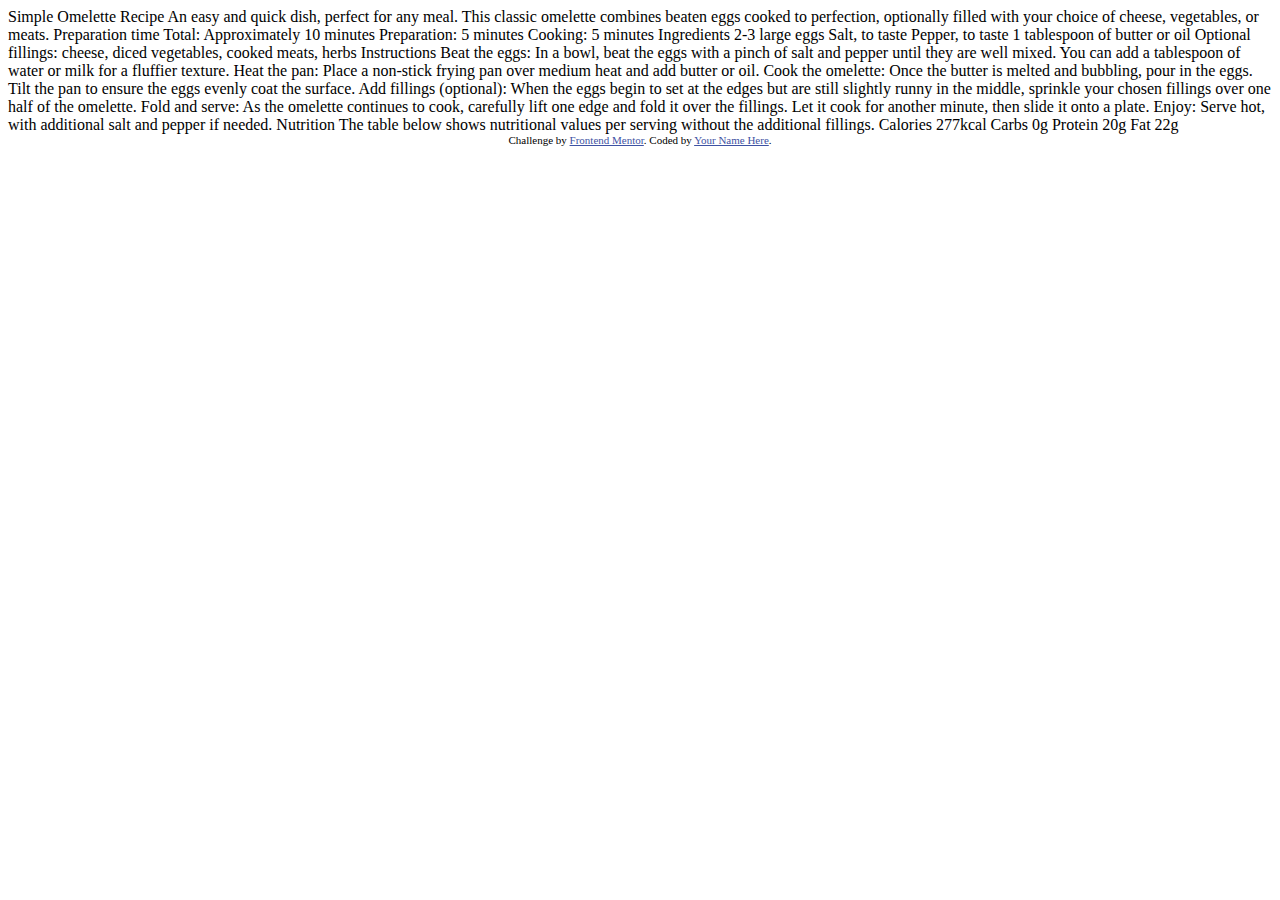
<file: recipe-page-main/index.html>
<!DOCTYPE html>
<html lang="en">
<head>
  <meta charset="UTF-8">
  <meta name="viewport" content="width=device-width, initial-scale=1.0"> <!-- displays site properly based on user's device -->

  <link rel="icon" type="image/png" sizes="32x32" href="./assets/images/favicon-32x32.png">
  
  <title>Frontend Mentor | Recipe page</title>

  <!-- Feel free to remove these styles or customise in your own stylesheet 👍 -->
  <style>
    .attribution { font-size: 11px; text-align: center; }
    .attribution a { color: hsl(228, 45%, 44%); }
  </style>
</head>
<body>

  Simple Omelette Recipe

  An easy and quick dish, perfect for any meal. This classic omelette combines beaten eggs cooked 
  to perfection, optionally filled with your choice of cheese, vegetables, or meats.

  Preparation time

  Total: Approximately 10 minutes
  Preparation: 5 minutes
  Cooking: 5 minutes

  Ingredients

  2-3 large eggs
  Salt, to taste
  Pepper, to taste
  1 tablespoon of butter or oil
  Optional fillings: cheese, diced vegetables, cooked meats, herbs

  Instructions

  Beat the eggs: In a bowl, beat the eggs with a pinch of salt and pepper until they are well mixed. 
  You can add a tablespoon of water or milk for a fluffier texture.

  Heat the pan: Place a non-stick frying pan over medium heat and add butter or oil.

  Cook the omelette: Once the butter is melted and bubbling, pour in the eggs. Tilt the pan to ensure 
  the eggs evenly coat the surface.

  Add fillings (optional): When the eggs begin to set at the edges but are still slightly runny in the 
  middle, sprinkle your chosen fillings over one half of the omelette.

  Fold and serve: As the omelette continues to cook, carefully lift one edge and fold it over the 
  fillings. Let it cook for another minute, then slide it onto a plate.

  Enjoy: Serve hot, with additional salt and pepper if needed.

  Nutrition

  The table below shows nutritional values per serving without the additional fillings.

  Calories
  277kcal

  Carbs
  0g

  Protein
  20g

  Fat
  22g
  
  <div class="attribution">
    Challenge by <a href="https://www.frontendmentor.io?ref=challenge" target="_blank">Frontend Mentor</a>. 
    Coded by <a href="#">Your Name Here</a>.
  </div>
</body>
</html>
</file>
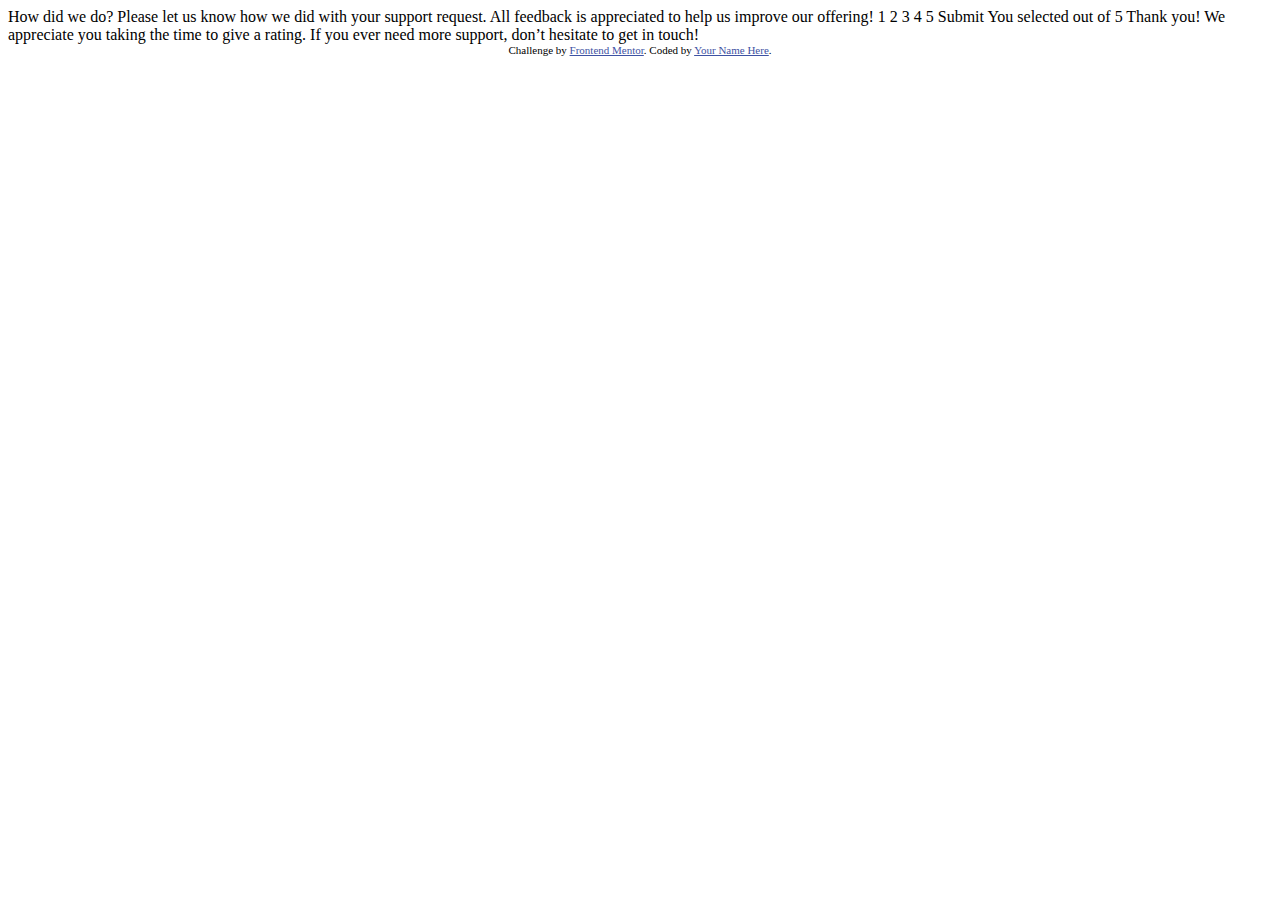
<file: desafio010/interactive-rating-component-main/index.html>
<!DOCTYPE html>
<html lang="en">
<head>
  <meta charset="UTF-8">
  <meta name="viewport" content="width=device-width, initial-scale=1.0"> <!-- displays site properly based on user's device -->

  <link rel="icon" type="image/png" sizes="32x32" href="./images/favicon-32x32.png">
  
  <title>Frontend Mentor | Interactive rating component</title>

  <!-- Feel free to remove these styles or customise in your own stylesheet 👍 -->
  <style>
    .attribution { font-size: 11px; text-align: center; }
    .attribution a { color: hsl(228, 45%, 44%); }
  </style>
</head>
<body>

  <!-- Rating state start -->

  How did we do?

  Please let us know how we did with your support request. All feedback is appreciated 
  to help us improve our offering!

  1 2 3 4 5

  Submit

  <!-- Rating state end -->

  <!-- Thank you state start -->

  You selected <!-- Add rating here --> out of 5

  Thank you!

  We appreciate you taking the time to give a rating. If you ever need more support, 
  don’t hesitate to get in touch!

  <!-- Thank you state end -->

  
  <div class="attribution">
    Challenge by <a href="https://www.frontendmentor.io?ref=challenge" target="_blank">Frontend Mentor</a>. 
    Coded by <a href="#">Your Name Here</a>.
  </div>
</body>
</html>
</file>
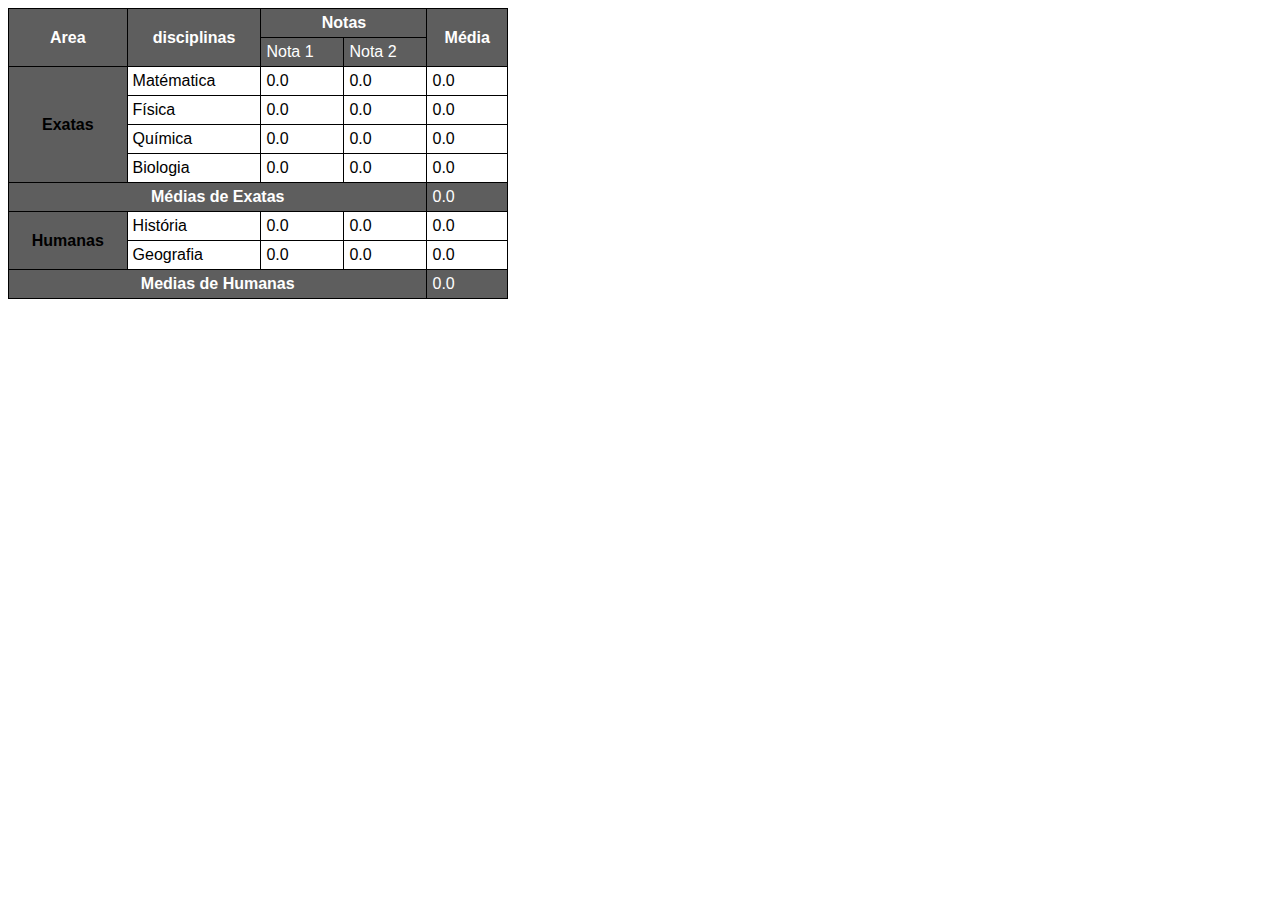
<file: test.html>
<!DOCTYPE html>
<html lang="en">
<head>
    <meta charset="UTF-8">
    <meta name="viewport" content="width=device-width, initial-scale=1.0">
    <title>Document</title>
    <style>
        table {
            width: 400px;
            border-collapse: collapse;
            font-family: Arial, Helvetica, sans-serif;
            width: 500px;
        }
        td{
            border: 1px solid black;
            padding: 5px;
        }
        th{
            border: 1px solid black;
            padding: 5px;
            font-weight: bolder;

        }
        .cabe{
            background-color: rgb(94, 94, 94);
            color: white;
        }
        
    
    </style>
</head>
<body>
    <table>
        <colgroup>
        <col class="cabe">
        </colgroup>
        <thead>
            <tr class="cabe">
                <th rowspan="2" scope="col">Area</th>
                <th rowspan="2" scope="col">disciplinas</th>
                <th colspan="2" scope="colgroup">Notas</th>
                <th rowspan="2" scope="col">Média</th>
            </tr>
            <tr class="cabe">
                <td>Nota 1</td>
                <td>Nota 2</td>
            </tr>
        </thead>
        <tbody>
           <tr>
                <th rowspan="4" scope="rowgroup">Exatas</th>
                <td>Matématica</td>
                <td>0.0</td>
                <td>0.0</td>
                <td>0.0</td>
           </tr>
           <tr>
                <td>Física</td>
                <td>0.0</td>
                <td>0.0</td>
                <td>0.0</td>
           </tr>
           <tr>
                <td>Química</td>
                <td>0.0</td>
                <td>0.0</td>
                <td>0.0</td>
           </tr>
           <tr>
                <td>Biologia</td>
                <td>0.0</td>
                <td>0.0</td>
                <td>0.0</td>
           </tr>


           <tr class="cabe">
                <th colspan="4" scope="row">Médias de Exatas</th>
                <td>0.0</td>
           </tr>

           <tr>
                <th rowspan="2" scope="rowgroup">Humanas</th>
                <td>História</td>
                <td>0.0</td>
                <td>0.0</td>
                <td>0.0</td>
           </tr>

           <tr>
                <td>Geografia</td>
                <td>0.0</td>
                <td>0.0</td>
                <td>0.0</td>
           </tr>

           <tr class="cabe">
            <th colspan="4" scope="row">Medias de Humanas</th>
            <td>0.0</td>
           </tr>
        </tbody> 
    </table>
    
       
</body>
</html>
</file>
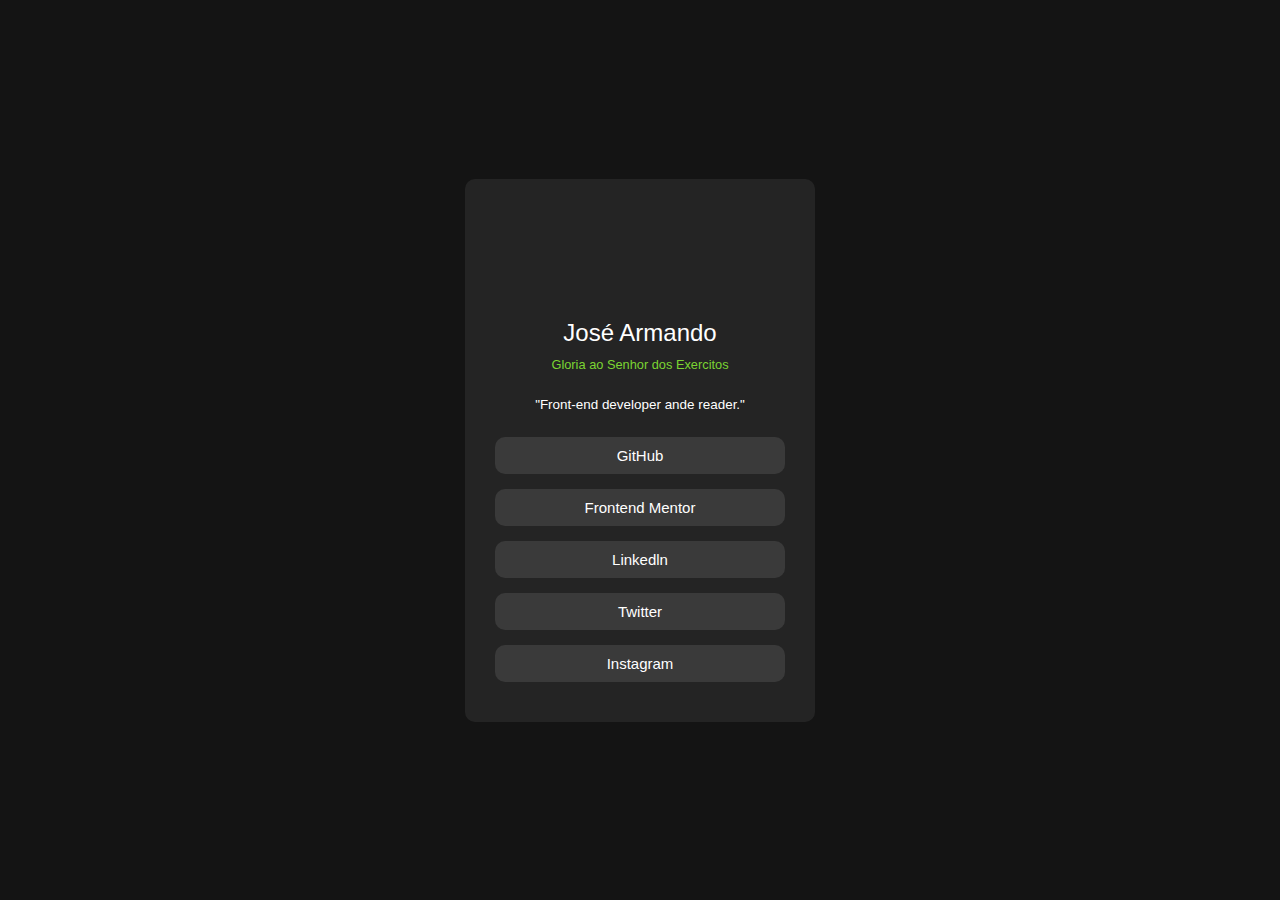
<file: desafio004/social-links-profile-main.html>
<!DOCTYPE html>
<html lang="en">
<head>
    <meta charset="UTF-8">
    <meta name="viewport" content="width=device-width, initial-scale=1.0">
    <title>Contatos</title>
    <link rel="stylesheet" href="style.css">
</head>
<body>
    <div class="container">
        <div class="card">
            <div class="image"></div>
            <h1>José Armando</h1>
            <h2>Gloria ao Senhor dos Exercitos</h2>
            <p>"Front-end developer ande reader."</p>
            <div class="link-box">
                <a class="link" href="#" target="_blank">GitHub</a>
                <a class="link" href="#" target="_blank">Frontend Mentor</a>
                <a class="link" href="#" target="_blank">Linkedln</a>
                <a class="link" href="#" target="_blank">Twitter</a>
                <a class="link" href="#" target="_blank">Instagram</a>
            </div>
        </div>
    </div>
</body>
</html>
</file>
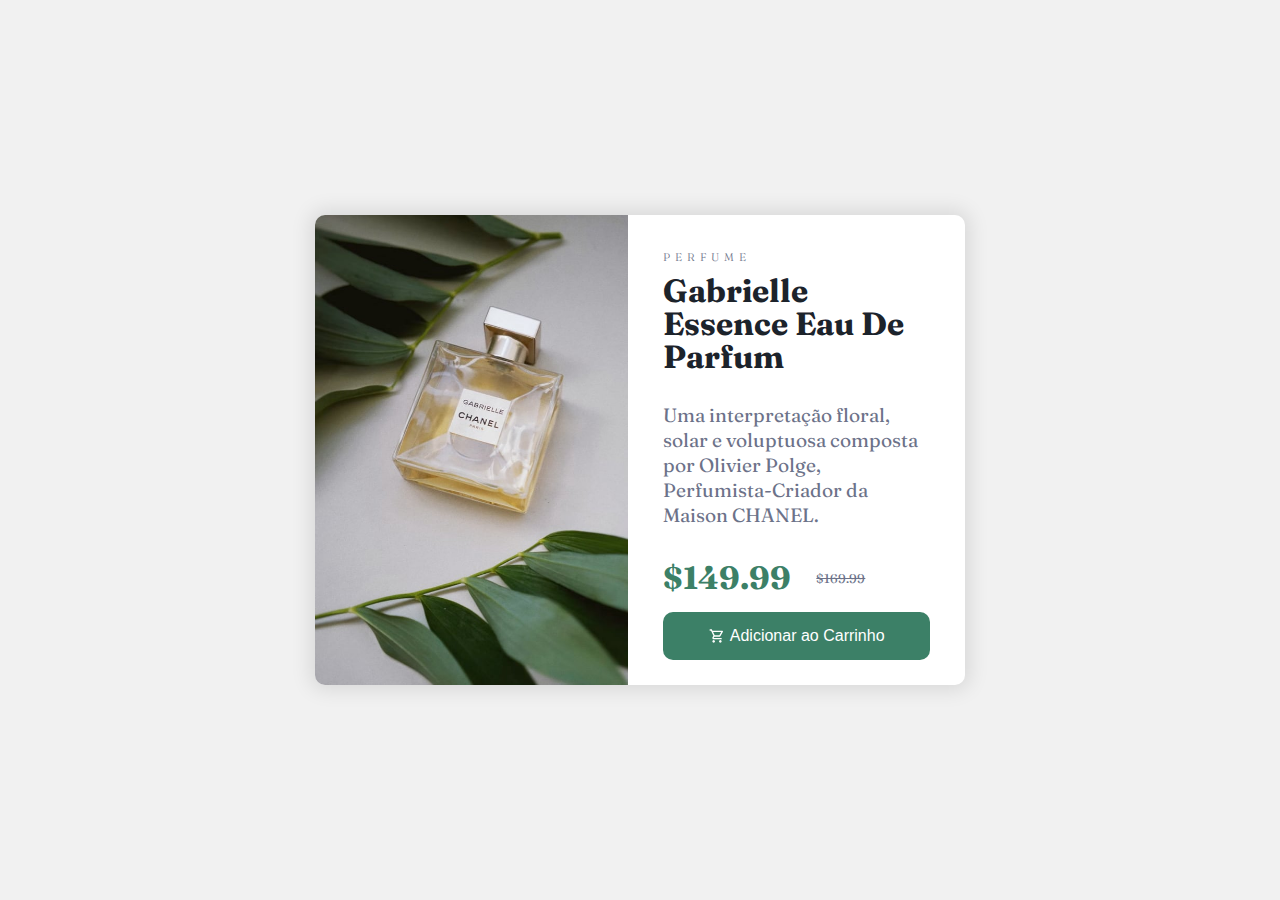
<file: desafio005/cartão-de-produto.html>
<!DOCTYPE html>
<html lang="pt-br">
<head>
    <meta charset="UTF-8">
    <meta name="viewport" content="width=device-width, initial-scale=1.0">
    <title>Cartão de Produto</title>
    <link rel="stylesheet" href="assets/css/style.css">
    <link rel="stylesheet" href="assets/css/style-mobile.css">
    <link rel="stylesheet" href="assets/css/style-desktop.css">
    
</head>
<body>
    <div class="container">
        <div class="card">
            <img class="desktop-img" src="assets/img/image-product-desktop.jpg" alt="">
            <img src="assets/img/image-product-mobile.jpg" alt="">
            <div class="texto">
                <div class="info">
                    <h2>PERFUME</h2>
                    <h1>Gabrielle Essence Eau De Parfum</h1>
                    <p>Uma interpretação floral, solar e voluptuosa composta por Olivier Polge, Perfumista-Criador da Maison CHANEL.</p>
                </div>
            
                <div class="texto-compra">
                    <div class="preço">
                        <h3>$149.99</h3>
                        <p>$169.99</p>
                    </div>
                    <div class="button">
                        <svg xmlns="http://www.w3.org/2000/svg" height="24px" viewBox="0 -960 960 960" width="24px" fill="#5f6368"><path d="M280-80q-33 0-56.5-23.5T200-160q0-33 23.5-56.5T280-240q33 0 56.5 23.5T360-160q0 33-23.5 56.5T280-80Zm400 0q-33 0-56.5-23.5T600-160q0-33 23.5-56.5T680-240q33 0 56.5 23.5T760-160q0 33-23.5 56.5T680-80ZM246-720l96 200h280l110-200H246Zm-38-80h590q23 0 35 20.5t1 41.5L692-482q-11 20-29.5 31T622-440H324l-44 80h480v80H280q-45 0-68-39.5t-2-78.5l54-98-144-304H40v-80h130l38 80Zm134 280h280-280Z"/></svg>
                        <p>Adicionar ao Carrinho</p>
                    </div>    
                </div>
            </div>
        </div>
    </div>
    
</body>
</html>
</file>
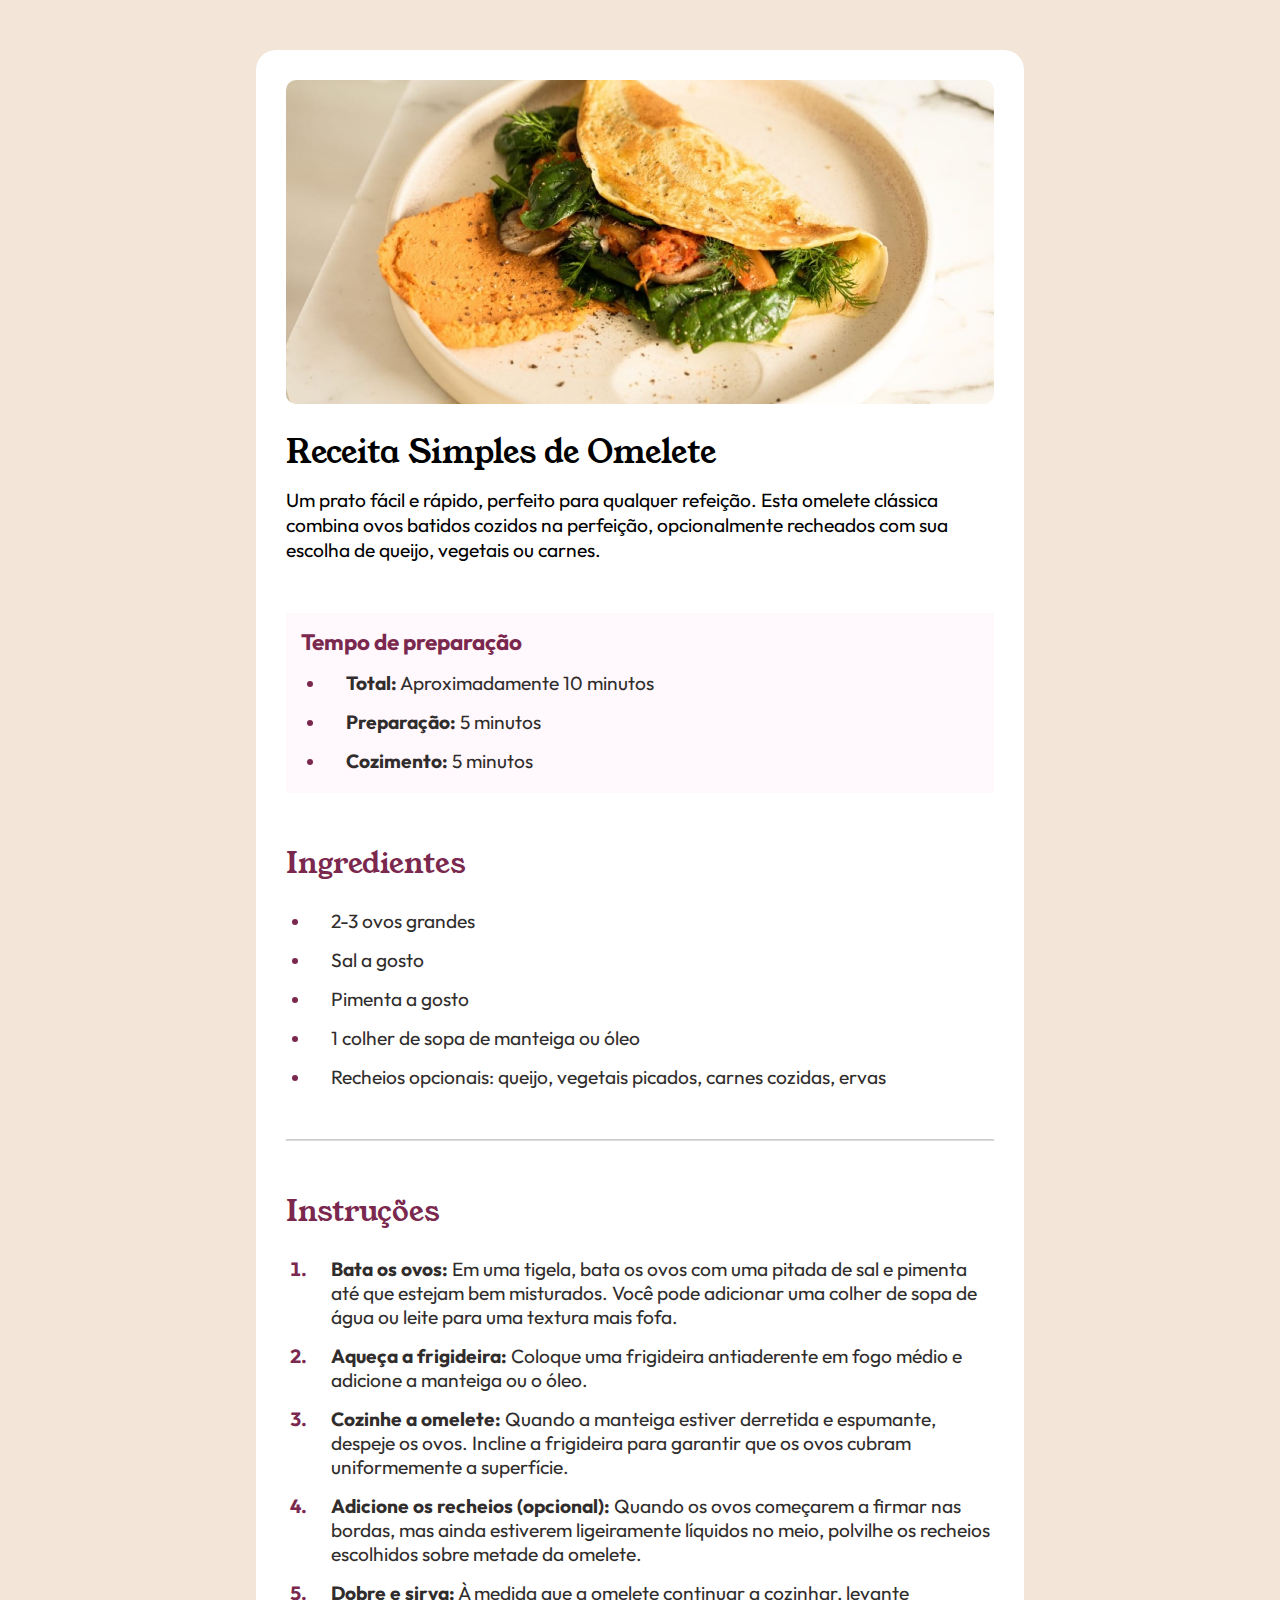
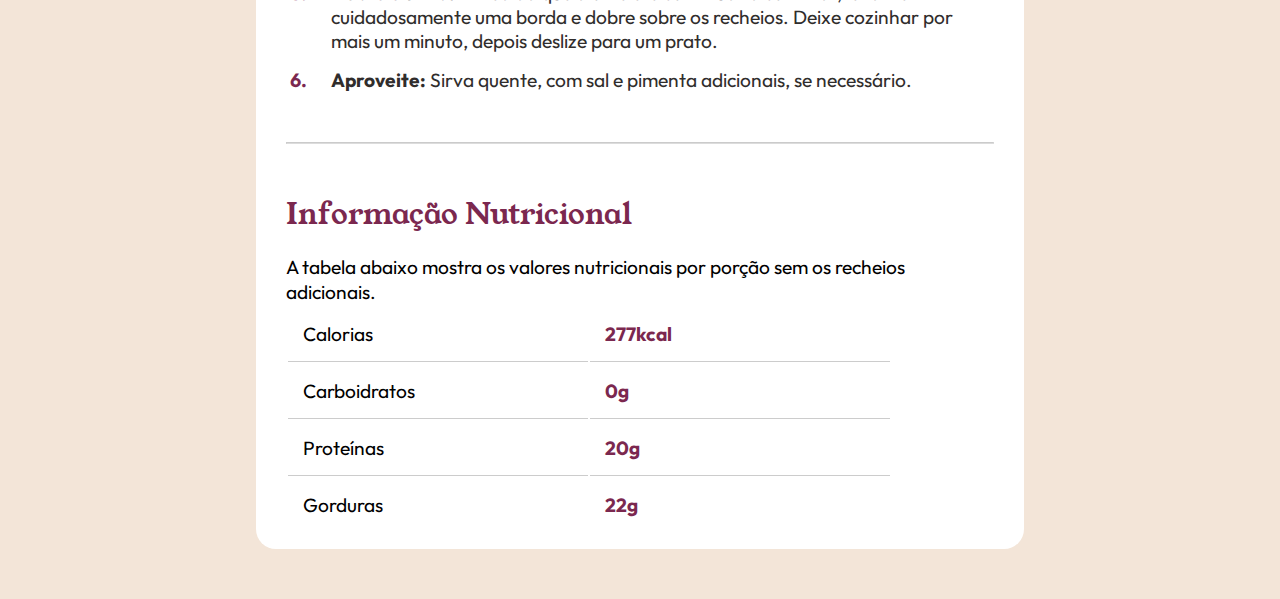
<file: desafio006/receitas.html>
<!DOCTYPE html>
<html lang="pt-br">
<head>
    <meta charset="UTF-8">
    <meta name="viewport" content="width=device-width, initial-scale=1.0">
    <title>Receita de Omelete</title>
    <link rel="stylesheet" href="assets/css/style.css">
</head>
<body>
    <div class="container">
        <header>
                <img src="assets/images/image-omelette.jpeg" alt="">
        </header>
        <main>
            <div class="title">
                <h1>Receita Simples de Omelete</h1>
                <p>
                    Um prato fácil e rápido, perfeito para qualquer refeição. Esta omelete clássica combina ovos batidos cozidos na perfeição, opcionalmente recheados com sua escolha de queijo, vegetais ou carnes.
                </p>
            </div>
            <div class="preparação">
                <h3>Tempo de preparação</h3>
                <ul>
                    <li><strong>Total:</strong> Aproximadamente 10 minutos
                    <li><strong>Preparação:</strong> 5 minutos
                    <li><strong>Cozimento:</strong> 5 minutos
                </ul>
            </div>
            
            <div class="ingredientes">
                <h2>Ingredientes</h2>
                <ul>
                <li>2-3 ovos grandes
                <li>Sal a gosto
                <li>Pimenta a gosto
                <li>1 colher de sopa de manteiga ou óleo
                <li>Recheios opcionais: queijo, vegetais picados, carnes cozidas, ervas
                </ul>
            </div>
            <hr>    
            <div class="instruções">
                <h2>Instruções</h2>
                <ol>
                    <li><strong>Bata os ovos:</strong> Em uma tigela, bata os ovos com uma pitada de sal e pimenta até que estejam bem misturados. Você pode adicionar uma colher de sopa de água ou leite para uma textura mais fofa.</li>
            
                    <li><strong>Aqueça a frigideira:</strong> Coloque uma frigideira antiaderente em fogo médio e adicione a manteiga ou o óleo.</li>
            
                    <li><strong>Cozinhe a omelete:</strong> Quando a manteiga estiver derretida e espumante, despeje os ovos. Incline a frigideira para garantir que os ovos cubram uniformemente a superfície.</li>
            
                    <li><strong>Adicione os recheios (opcional):</strong> Quando os ovos começarem a firmar nas bordas, mas ainda estiverem ligeiramente líquidos no meio, polvilhe os recheios escolhidos sobre metade da omelete.</li>
            
                    <li><strong>Dobre e sirva:</strong> À medida que a omelete continuar a cozinhar, levante cuidadosamente uma borda e dobre sobre os recheios. Deixe cozinhar por mais um minuto, depois deslize para um prato.</li>
            
                    <li><strong>Aproveite:</strong> Sirva quente, com sal e pimenta adicionais, se necessário.</li>
                </ol>
            </div>
            <hr>
            <div class="informação">
                <h2>Informação Nutricional</h2>
            
                <p>A tabela abaixo mostra os valores nutricionais por porção sem os recheios adicionais.</p>
                <table >
                    <tr>
                        <th>Calorias</th>
                        <td>277kcal</td>
                    </tr>
                    
                    <tr>
                        <th>Carboidratos</th>
                        <td>0g</td>
                    </tr>
        
                    <tr>
                        <th>Proteínas</th>
                        <td>20g</td>
                    </tr>
        
                    <tr>
                        <th class="ult">Gorduras</th>
                        <td class="ult">22g</td>
                    </tr>
                </table>
            </div>
        </main>
    </div>
<body>
</file>
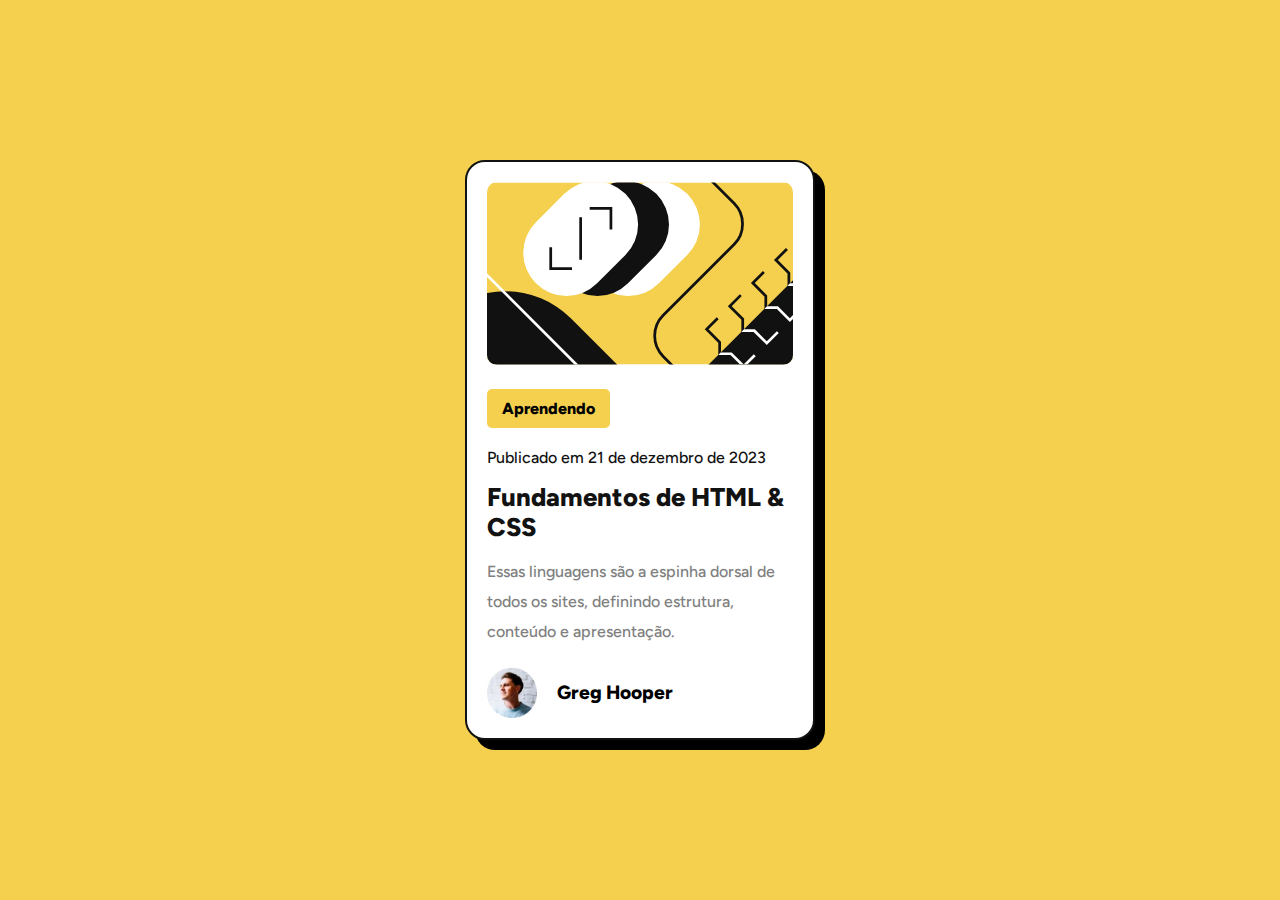
<file: desafio007/card-blog.html>
<!DOCTYPE html>
<html lang="pt-br">
<head>
    <meta charset="UTF-8">
    <meta name="viewport" content="width=device-width, initial-scale=1.0">
    <title>Card blog</title>
    <link rel="stylesheet" href="assets/css/style.css">
</head>
<body>
<div class="container">
    <div class="content">
        <img class="principal" src="assets/img/illustration-article.svg" alt="">

        <h2>Aprendendo</h2>
        <p class="data">Publicado em 21 de dezembro de 2023</p>
        
        <h1>Fundamentos de HTML & CSS</h1>
        
        <p class="text">Essas linguagens são a espinha dorsal de todos os sites, definindo estrutura, conteúdo e apresentação.</p>
        
        <div class="perfil">
            <img src="assets/img/image-avatar.webp" alt="">
            <p>Greg Hooper</p>
        </div>
    </div>
</div>
</body>
</html>
</file>
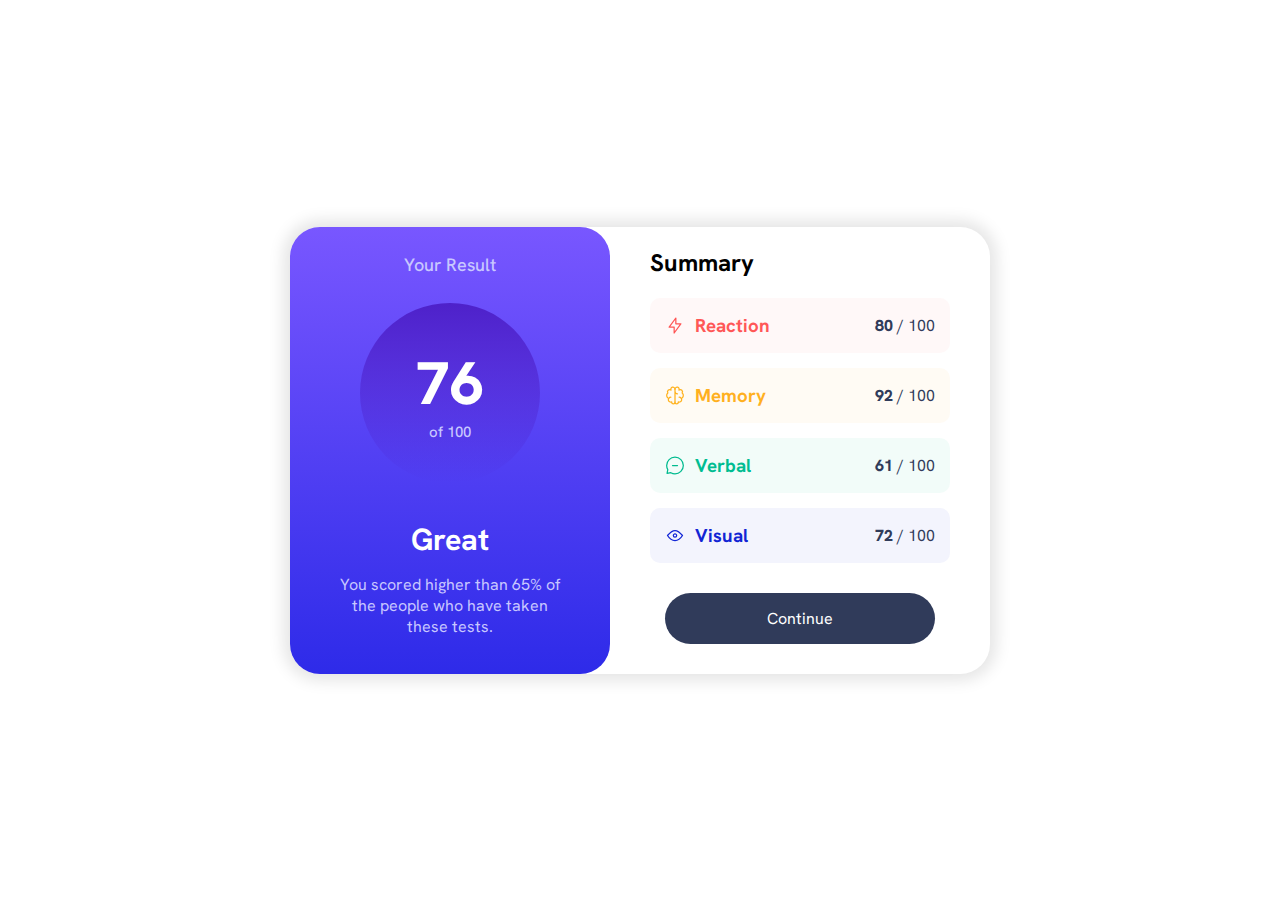
<file: desafio009/results-summary-component-main.html>
<!DOCTYPE html>
<html lang="en">
<head>
    <meta charset="UTF-8">
    <meta name="viewport" content="width=device-width, initial-scale=1.0">
    <title>results summary component main</title>
    <link rel="stylesheet" href="assets/css/style.css">
</head>
<body>
    <div class="container">
        <div class="content">
            <div class="box-resultado">
                <h1 class="resultado__titulo">Your Result</h1>
                <div class="resultado__numero">
                    <p class="numero__pontuaçao">
                    <strong>76</strong><br>of 100
                    </p>
                </div>
                <div class="resultado__comentario">
                    <h2 class="comentario__titulo">Great</h2>
                    <p class="comentario__texto">You scored higher than 65% of the people who have taken these tests.</p>
                </div>
            </div>
            <div class="box-sumario">
                <h2 class="sumario__titulo">Summary</h2>
                <div class="sumario__reaction">
                    <h3 class="reaction__titulo">
                    <img src="assets/img/icon-reaction.svg" alt="reaction image">
                    Reaction</h3>
                    <p class="sumario__valor"><strong>80</strong> / 100</p>
                </div>
                <div class="sumario__memory">
                    <h3 class="memory__titulo">
                    <img src="assets/img/icon-memory.svg" alt="memory image">
                    Memory</h3>
                    <p class="sumario__valor"><strong>92</strong> / 100</p>
                </div>
                <div class="sumario__verbal">
                    <h3 class="vebal__titulo">
                    <img src="assets/img/icon-verbal.svg" alt="verbal image">
                    Verbal</h3>
                    <p class="sumario__valor"><strong>61</strong> / 100</p>
                </div>
                <div class="sumario__visual">
                    <h3 class="visual__titulo"><img src="assets/img/icon-visual.svg" alt="">
                    Visual</h3>
                    <p class="sumario__valor"><strong>72</strong> / 100</p>
                </div>
                <button class="sumario__button">Continue</button>
            </div>
        </div>
    </div>
</body>
</html>
</file>
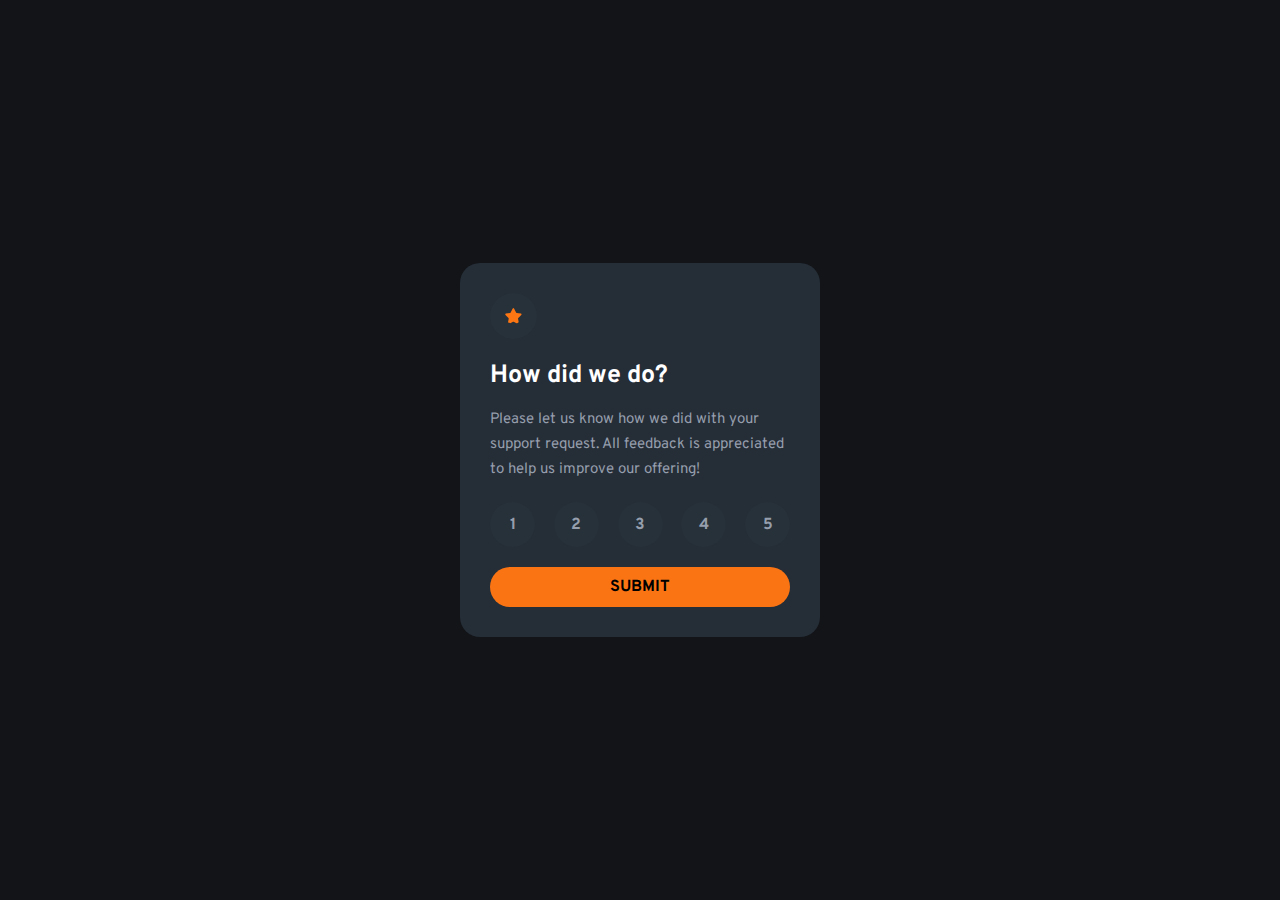
<file: desafio010/submit-page.html>
<!DOCTYPE html>
<html lang="en">
<head>
    <meta charset="UTF-8">
    <meta name="viewport" content="width=device-width, initial-scale=1.0">
    <title>Document</title>
    <link rel="stylesheet" href="assets/css/mediaQuery.css">
    <link rel="stylesheet" href="assets/css/style-submit-page.css">
    <link rel="stylesheet" href="assets/css/style.css">
</head>
<body>
    <div class="container">
        <div class="content">
            <img class="estrela" src="assets/img/icon-star.svg" alt="">
            <h1 class="titulo">How did we do?</h1>
            <p class="texto">
                Please let us know how we did with your support request. All feedback is appreciated
                to help us improve our offering!
            </p>
            <ul class="box-opitions">
            <li class="number">1 
            <li class="number">2 
            <li class="number">3 
            <li class="number">4 
            <li class="number">5
            </ul>
            <buttons class="submit">Submit</buttons>
        </div>
    </div>
    <script src="assets/script/submit.js"></script>
</body>
</html>
</file>
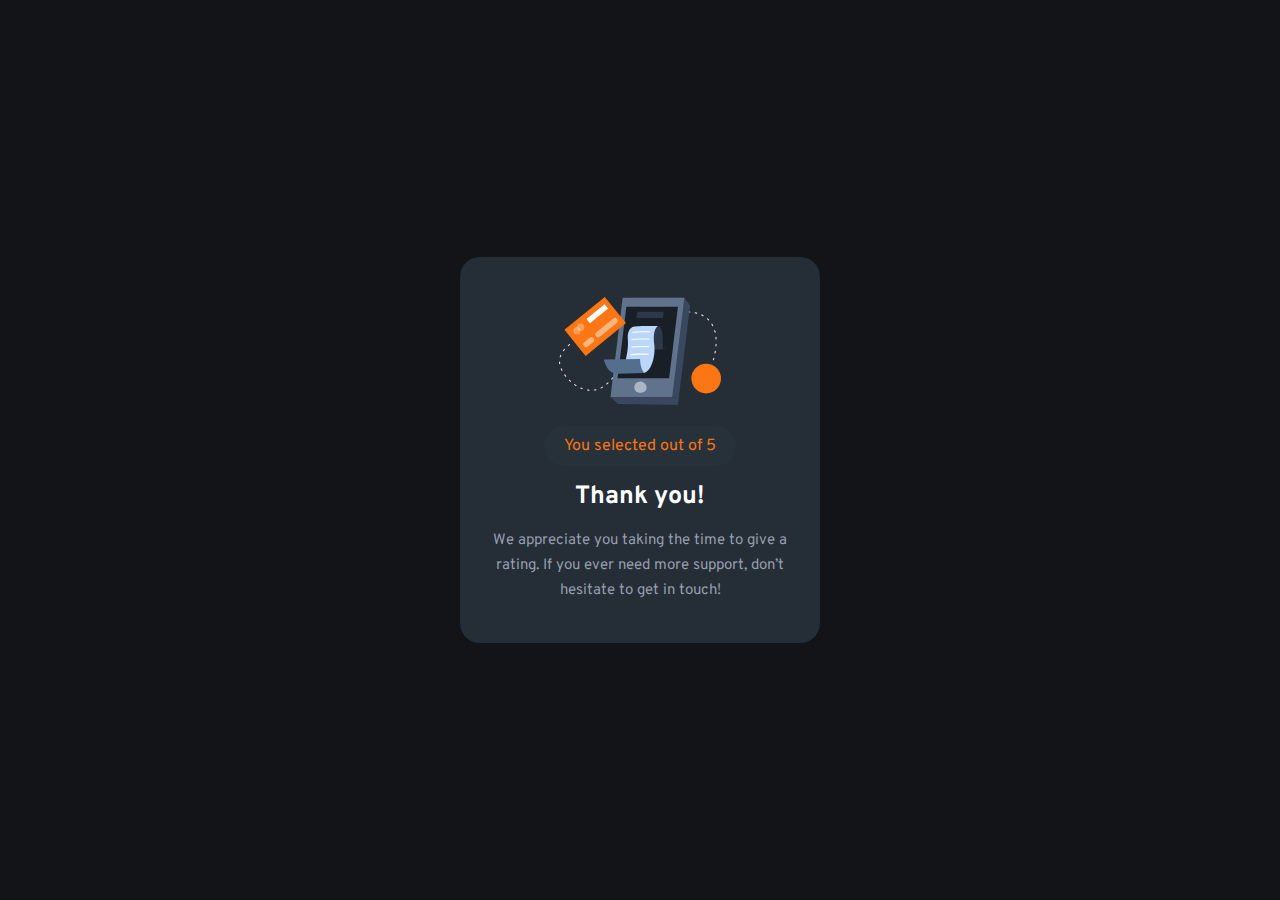
<file: desafio010/thank-you-page.html>
<!DOCTYPE html>
<html lang="en">
<head>
    <meta charset="UTF-8">
    <meta name="viewport" content="width=device-width, initial-scale=1.0">
    <link rel="stylesheet" href="assets/css/mediaQuery.css">
    <link rel="stylesheet" href="assets/css/style-thank-page.css">
    <link rel="stylesheet" href="assets/css/style.css">
    <title>Document</title>
</head>
<body>
    <div class="container">
        <div class="content">
            <img class="phone" src="assets/img/illustration-thank-you.svg" alt="image phone">
            <p class="mensagem">You selected <strong class="valor"></strong>out of 5</p>
            
              <h1 class="titulo">Thank you!</h1>
            
              <p class="texto">
                  We appreciate you taking the time to give a rating. If you ever need more support,
                  don’t hesitate to get in touch!
              </p>
        </div>
    </div>
</body>
</html>
</file>
<file: desafio004/style.css>
*{
    margin: 0;
    padding: 0;
    box-sizing: border-box;
}
.container{
    width: 100vw;
    height: 100vh;
    display: flex;
    align-items: center;
    justify-content: center;
    background-color: rgb(20, 20, 20);
}
.card{
    width: 350px;
    background-color: rgba(48, 48, 48, 0.61);
    color: white;
    font-family: Verdana, Geneva, Tahoma, sans-serif;
    padding: 40px 30px;
    border-radius: 10px;
}
.image{
    background: url('https://images.pexels.com/photos/670720/pexels-photo-670720.jpeg?auto=compress&cs=tinysrgb&w=400');
    background-position: center left -50px;
    background-size: 240px;
    width: 80px;
    height: 80px;
    border-radius: 50%;
    margin: auto;
}
.card h1{
    font-size: 1.5em;
    font-weight: 100;
    text-align: center;
    margin-top: 20px;
}
.card h2{
    font-size: 0.8em;
    color: rgb(123, 212, 50);
    font-weight: 100;
    text-align: center;
    margin: 10px 0 0 0;
}
.card p{
    margin: 25px 0;
    text-align: center;
    font-weight: 100;
    font-size: 0.84em;
}
.link-box{
    font-size: 15px;   
    display: flex;
    flex-direction: column;
    gap: 15px;
}
.link{
    text-align: center;
    display: block;
    background-color: rgb(58, 58, 58);
    padding: 10px 0;
    color: white;
    text-decoration: none;
    font-weight: 500;
    border-radius: 10px;
}
.link:hover{
    background-color: rgb(139, 236, 60);
    color: rgba(48, 48, 48, 0.842);;
}
</file>
<file: desafio005/assets/css/style.css>
@import url('https://fonts.googleapis.com/css2?family=Fraunces:ital,opsz,wght@0,9..144,100..900;1,9..144,100..900&display=swap');
*{
    font-family: 'Fraunces';
    margin: 0;
    padding: 0;
    box-sizing: border-box;
}
:root{
    --Dark-cyan: hsl(158, 36%, 37%);
    --Cream: hsl(30, 38%, 92%);

    --Very-dark-blue: hsl(212, 21%, 14%);
    --Dark-grayish-blue: hsl(228, 12%, 48%);
    ---White: hsl(0, 0%, 100%);
}
.container{
    display: flex;
    align-items: center;
    flex-direction: column;
    justify-content: center;
    width: 100vw;
    height: 100vh;
    background-color: rgb(241, 241, 241);
}
</file>
<file: desafio005/assets/css/style-mobile.css>
.card{
    display: flex;
    justify-content: flex-start;
    flex-direction: column;
    background-color: white ;
    overflow: hidden;
    width: 300px;
    border-radius: 10px;
    box-shadow: 0 0 20px 5px rgba(0, 0, 0, 0.1);
}
.card .desktop-img{
    display: none;
}
.card img{
    width: 100%
    
}
.texto{
    padding: 0 20px;
}
.texto h2{
    font-weight: 300;
    font-size: 0.7em;
    letter-spacing: 5px;
    margin: 15px 0 10px;
    color: var(--Dark-grayish-blue);
}
.texto h1{
    font-size: 1.7em;
    line-height: 28px;
    margin-bottom: 10px;
    color: var(--Very-dark-blue);
}
.texto p{
    line-height: 20px;
    font-size: 0.9em; 
    color: var(--Dark-grayish-blue);
}
.texto-compra{
    width: 100%;
    margin-top: 20px;
    padding-bottom: 20px;
}
.preço{
    display: flex;
    gap: 25px;   
    justify-content: start;
    align-items: center;
    
}
.preço h3{
    color: var(--Dark-cyan);
    font-size: 2em;
}
.preço p{
    color: var(--Dark-grayish-blue);
    font-size: 0.8em;
    text-decoration: line-through;
}
.button{
    margin-top: 15px;
    background-color: var(--Dark-cyan);

    display: flex;
    align-items: center;
    justify-content: center;
    gap: 5px;

    border: none;
    border-radius: 10px;
    padding: 12px;
}
.button P{
    color: white;
    font-size: 1em;
    font-family: Arial, Helvetica, sans-serif;;
}
.button svg{
    width: 1em;
    fill: white;
}
</file>
<file: desafio005/assets/css/style-desktop.css>
@media screen and (min-width: 570px){
    .card{
        width: 400px;
    }
}
@media screen and (min-width: 768px){
    .card{
        width: 500px
    }
    .texto .info h3{
        font-size: 1em;
    }
    .texto .info h1{
        font-size: 2em;
        line-height: 33px;
    }
    .texto .info p{
        font-size: 1.2em;
        line-height: 25px;
    }

}
@media screen and (min-width: 992px){
    .card{
        flex-direction: row;
        width: 650px;
        height: 470px;
    }
    .card img{
        display: none;
    }
    .card .desktop-img{
       display: block;
       width: 50%;
       object-fit: cover;
    }
    .texto{
        padding: 20px 35px;
    }
    .texto .info p{
        margin: 30px 0;
    }
    .button:hover{
        cursor: pointer;
    }

}
</file>
<file: desafio006/assets/css/style.css>
/*import*/

@import url('https://fonts.googleapis.com/css2?family=Outfit:wght@100..900&family=Young+Serif&display=swap');
@import "style-mobile.css";
@import "media-query.css";

:root{
    /*Primary*/
    --Nutmeg: hsl(14, 45%, 36%);
    --Dark-Raspberry: hsl(332, 51%, 32%);

    /*Neutral*/
    --White: hsl(0, 0%, 100%);
    --Rose-White: #F3E5D8;
    --Eggshell: hsl(30, 54%, 90%);
    --Light-Grey: hsl(30, 18%, 87%);
    --Wenge-Brown: hsl(30, 10%, 34%);
    --Dark-Charcoal: hsl(24, 5%, 18%);

    /*fonts*/
    --Outfit: "Outfit", sans-serif;
    --Young-Serif: "Young Serif", serif;
}
/*reset*/
*{
    margin: 0;
    padding: 0;
    box-sizing: border-box;
    font-family: var(--Outfit);
    
}
</file>
<file: desafio007/assets/css/style.css>
/*import*/
@import "mobile.css";
    /*font*/
@import url('https://fonts.googleapis.com/css2?family=Figtree:ital,wght@0,300..900;1,300..900&display=swap');

        /*Weights: 500, 800*/
        /*Font size (paragraph): 16px*/

:root{
/*font*/
    --font: "Figtree", sans-serif;

/*Colors*/

    /*Primary*/
    --Yellow: hsl(47, 88%, 63%);

    /*Neutral*/
    --White: hsl(0, 0%, 100%);
    --Grey: hsl(0, 0%, 50%);
    --Black: hsl(0, 0%, 7%);
}

/*reset*/
*, *::before, *::after{
    margin: 0;
    padding: 0;
    box-sizing:border-box;
    font-family: var(--font);
} 
.container{
    width: 100vw;
    height: 100vh;
    display: flex;
    align-items: center;
    justify-content: center;
    background: var(--Yellow);
}
</file>
<file: desafio009/assets/css/style.css>
@import url("style1.css");
@import url("media-query.css");
@import url('https://fonts.googleapis.com/css2?family=Hanken+Grotesk:ital,wght@0,100..900;1,100..900&display=swap');

:root{
    /*## Colors*/

    /*### Primary*/

    --Light-red: hsl(0, 100%, 67%);
    --Orangey-yellow: hsl(39, 100%, 56%);
    --Green-teal: hsl(166, 100%, 37%);
    --Cobalt-blue: hsl(234, 85%, 45%);

    /*## Gradients*/

    --Light-slate-blue: hsl(252, 100%, 67%);
    --Light-royal-blue: hsl(241, 81%, 54%);

    --Violet-blue: hsla(256, 72%, 46%, 1);
    --Persian-blue: hsla(241, 72%, 46%, 0);

    /*### Neutral*/

    --White: hsl(0, 0%, 100%);
    --Pale-blue: hsl(221, 100%, 96%);
    --Light-lavender: hsl(241, 100%, 89%);
    --Dark-gray-blue: hsl(224, 30%, 27%);

    /*## font femaily*/

    --font: "Hanken Grotesk", sans-serif;
    /*Weights: 500, 700, 800*/

}
*, *::after{
    margin: 0;
    padding: 0;
    border: 0;
    box-sizing: border-box;
    font-family:var(--font); 
}
.content{
    width: 100vw;
}
</file>
<file: desafio010/assets/css/mediaQuery.css>
@media screen and (min-width: 420px) {
    .content{
        width: 400px;
    }
    .titulo{
        font-size: 27px;
    }
}
</file>
<file: desafio010/assets/css/style-submit-page.css>
:root{
/*## Colors*/

/*### Primary*/
--Orange: hsl(25, 97%, 53%);

/*### Neutral*/
--White: hsl(0, 0%, 100%);
--Light-Grey: hsl(217, 12%, 63%);
--Dark-Blue: hsl(213, 19%, 18%);
--Very-Dark-Blue: hsl(216, 12%, 8%);
}
.content{
    width: 360px;
    background-color: var(--Dark-Blue);
    padding: 30px;
    border-radius: 20px;
}
.estrela{
    background-color: #273139;
    padding: 15px;
    border-radius: 50%;
}
.titulo{
    color: var(--White);
    font-weight: 700;
    padding: 15px 0;
    font-size: 25px;
}
.texto{
    color: var(--Light-Grey);
    font-size: 15px;
    line-height: 25px;
    font-weight: 400;
}
.box-opitions{
    display: flex;
    padding: 10px 0;
    justify-content: space-between;
}
.box-opitions li{
    display: flex;
    align-items: center;
    justify-content: center;
    color: var(--Light-Grey);
    background-color: #273139;
    width: 45px;
    height: 45px;
    border-radius: 50%;
    font-weight: 700;
    margin: 10px 0;
    transition: 0.3s;
}
.box-opitions li:hover{
    background-color: var(--Orange);
    color: var(--Dark-Blue);
    cursor: pointer;
}
.submit{
    background-color: var(--Orange);
    font-weight: 700;
    display: block;
    text-align: center;
    padding: 10px 0;
    text-transform: uppercase;
    border-radius: 50px;
    transition: 0.3s;
}
.submit:hover{
    background-color: var(--White);
    cursor: pointer;
}
</file>
<file: desafio010/assets/css/style.css>
@import url('https://fonts.googleapis.com/css2?family=Overpass:ital,wght@0,100..900;1,100..900&display=swap');
:root{
    /*## Colors*/
    
    /*### Primary*/
    --Orange: hsl(25, 97%, 53%);
    
    /*### Neutral*/
    --White: hsl(0, 0%, 100%);
    --Light-Grey: hsl(217, 12%, 63%);
    --Dark-Blue: hsl(213, 19%, 18%);
    --Very-Dark-Blue: hsl(216, 12%, 8%);
    }
*, *::after{
    margin: 0;
    padding: 0;
    border: 0;
    box-sizing: border-box;
    list-style: none;
    font-family: "Overpass", sans-serif;
}
.container{
    height: 100vh;
    display: flex;
    align-items: center;
    justify-content: center;
    background-color: var(--Very-Dark-Blue);
}
</file>
<file: desafio010/assets/css/style-thank-page.css>
:root{
    /*## Colors*/
    
    /*### Primary*/
    --Orange: hsl(25, 97%, 53%);
    
    /*### Neutral*/
    --White: hsl(0, 0%, 100%);
    --Light-Grey: hsl(217, 12%, 63%);
    --Dark-Blue: hsl(213, 19%, 18%);
    --Very-Dark-Blue: hsl(216, 12%, 8%);
    }
    .content{
        width: 360px;
        background-color: var(--Dark-Blue);
        padding: 40px 30px;
        border-radius: 20px;
        text-align: center;
    }
    .mensagem{
        display: inline-block;
        color: var(--Orange);
        background-color: #273139;
        padding: 10px 20px;
        border-radius: 20px;
        margin-top: 15px;
        font-weight: 400;
    }
    .valor{
        color: var(--Orange);
        font-weight: 400;
    }
    .titulo{
        color: var(--White);
        font-weight: 700;
        padding: 15px 0;
        font-size: 25px;
    }
    .texto{
        color: var(--Light-Grey);
        font-size: 15px;
        line-height: 25px;
        font-weight: 400;
    }
</file>
